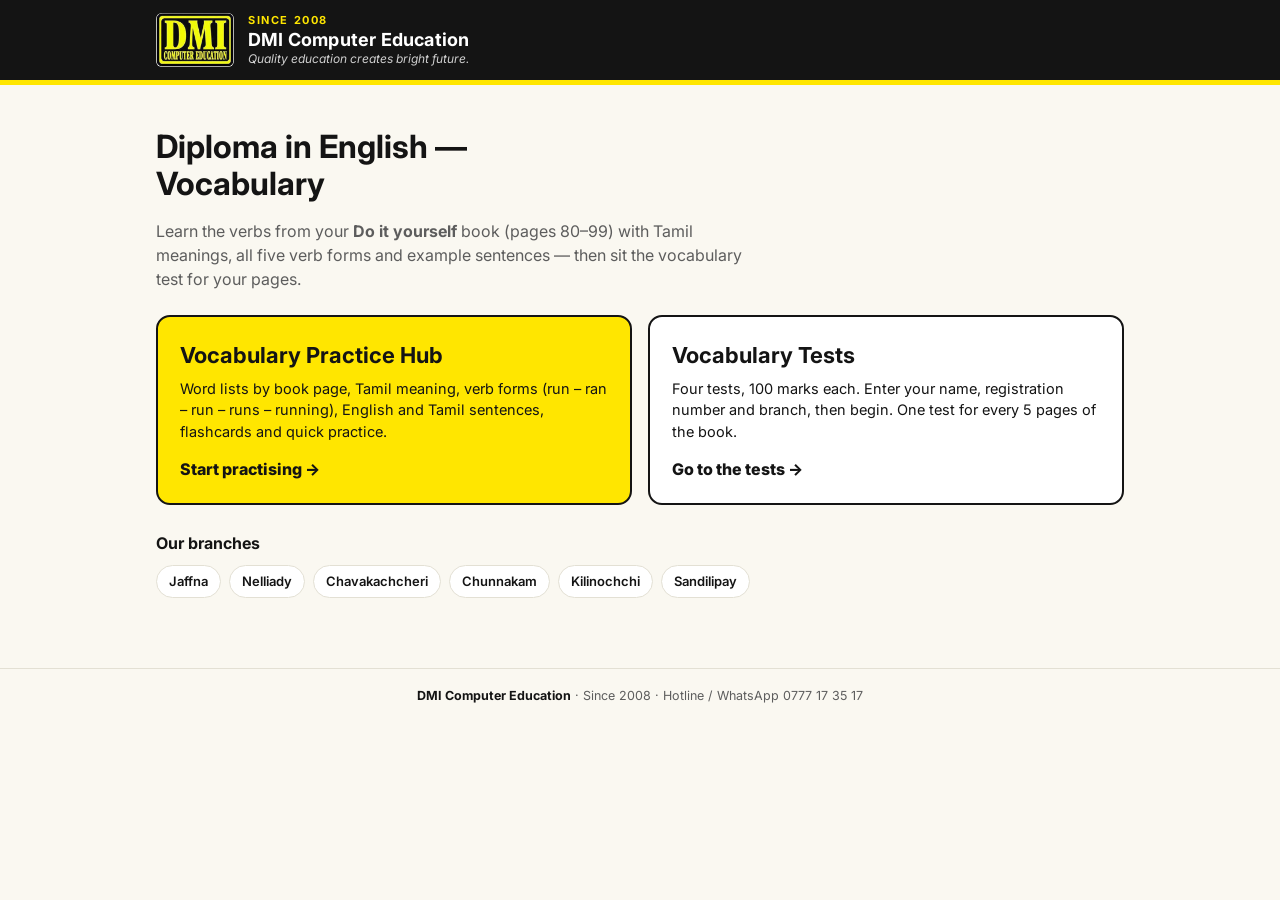
<file: index.html>
<!doctype html>
<html lang="en">
<head>
<meta charset="utf-8">
<meta name="viewport" content="width=device-width, initial-scale=1">
<title>DMI Diploma in English – Vocabulary</title>
<meta name="description" content="DMI Computer Education – Diploma in English vocabulary practice hub and vocabulary tests.">
<link rel="icon" href="assets/dmi-logo.png">
<link rel="preconnect" href="https://fonts.googleapis.com"><link rel="preconnect" href="https://fonts.gstatic.com" crossorigin>
<link href="https://fonts.googleapis.com/css2?family=Inter:wght@400;600;700;800&family=Noto+Sans+Tamil:wght@400;600;700&display=swap" rel="stylesheet">
<link rel="stylesheet" href="assets/style.css">
<style>
.hero{padding:26px 0 8px}
.hero h2{font-size:32px;line-height:1.15;max-width:18ch}
.hero p{max-width:60ch}
.big{display:block;text-decoration:none;border:2px solid var(--ink);border-radius:var(--r);background:#fff;padding:22px;position:relative;transition:transform .12s}
.big:hover{transform:translateY(-3px)}
.big.y{background:var(--y)}
.big h3{margin:0 0 6px;font-size:22px}
.big p{margin:0 0 14px;font-size:14.5px}
.big span.go{font-weight:800}
.branches{display:flex;flex-wrap:wrap;gap:8px;margin-top:10px}
.branches span{border:1px solid var(--line);background:#fff;border-radius:999px;padding:6px 12px;font-size:13px;font-weight:600}
</style>
</head>
<body>
<header class="top"><div class="in">
  <img src="assets/dmi-logo.png" alt="DMI Computer Education logo">
  <div><small>SINCE 2008</small><h1>DMI Computer Education</h1><div class="tag">Quality education creates bright future.</div></div>
</div></header>
<main class="wrap">
  <section class="hero">
    <h2>Diploma in English — Vocabulary</h2>
    <p class="muted">Learn the verbs from your <b>Do it yourself</b> book (pages 80–99) with Tamil meanings, all five verb forms and example sentences — then sit the vocabulary test for your pages.</p>
  </section>
  <div class="grid2">
    <a class="big y" href="practice/">
      <h3>Vocabulary Practice Hub</h3>
      <p>Word lists by book page, Tamil meaning, verb forms (run – ran – run – runs – running), English and Tamil sentences, flashcards and quick practice.</p>
      <span class="go">Start practising →</span>
    </a>
    <a class="big" href="test/">
      <h3>Vocabulary Tests</h3>
      <p>Four tests, 100 marks each. Enter your name, registration number and branch, then begin. One test for every 5 pages of the book.</p>
      <span class="go">Go to the tests →</span>
    </a>
  </div>
  <section style="margin-top:26px">
    <b>Our branches</b>
    <div class="branches" id="br"></div>
  </section>
</main>
<footer class="foot"><b>DMI Computer Education</b> · Since 2008 · Hotline / WhatsApp <span id="hl"></span></footer>
<script src="assets/config.js"></script>
<script>
var C=window.DMI_CONFIG;
document.getElementById('br').innerHTML=C.BRANCHES.map(function(b){return '<span>'+b+'</span>'}).join('');
document.getElementById('hl').textContent=C.HOTLINE;
</script>
</body>
</html>
</file>
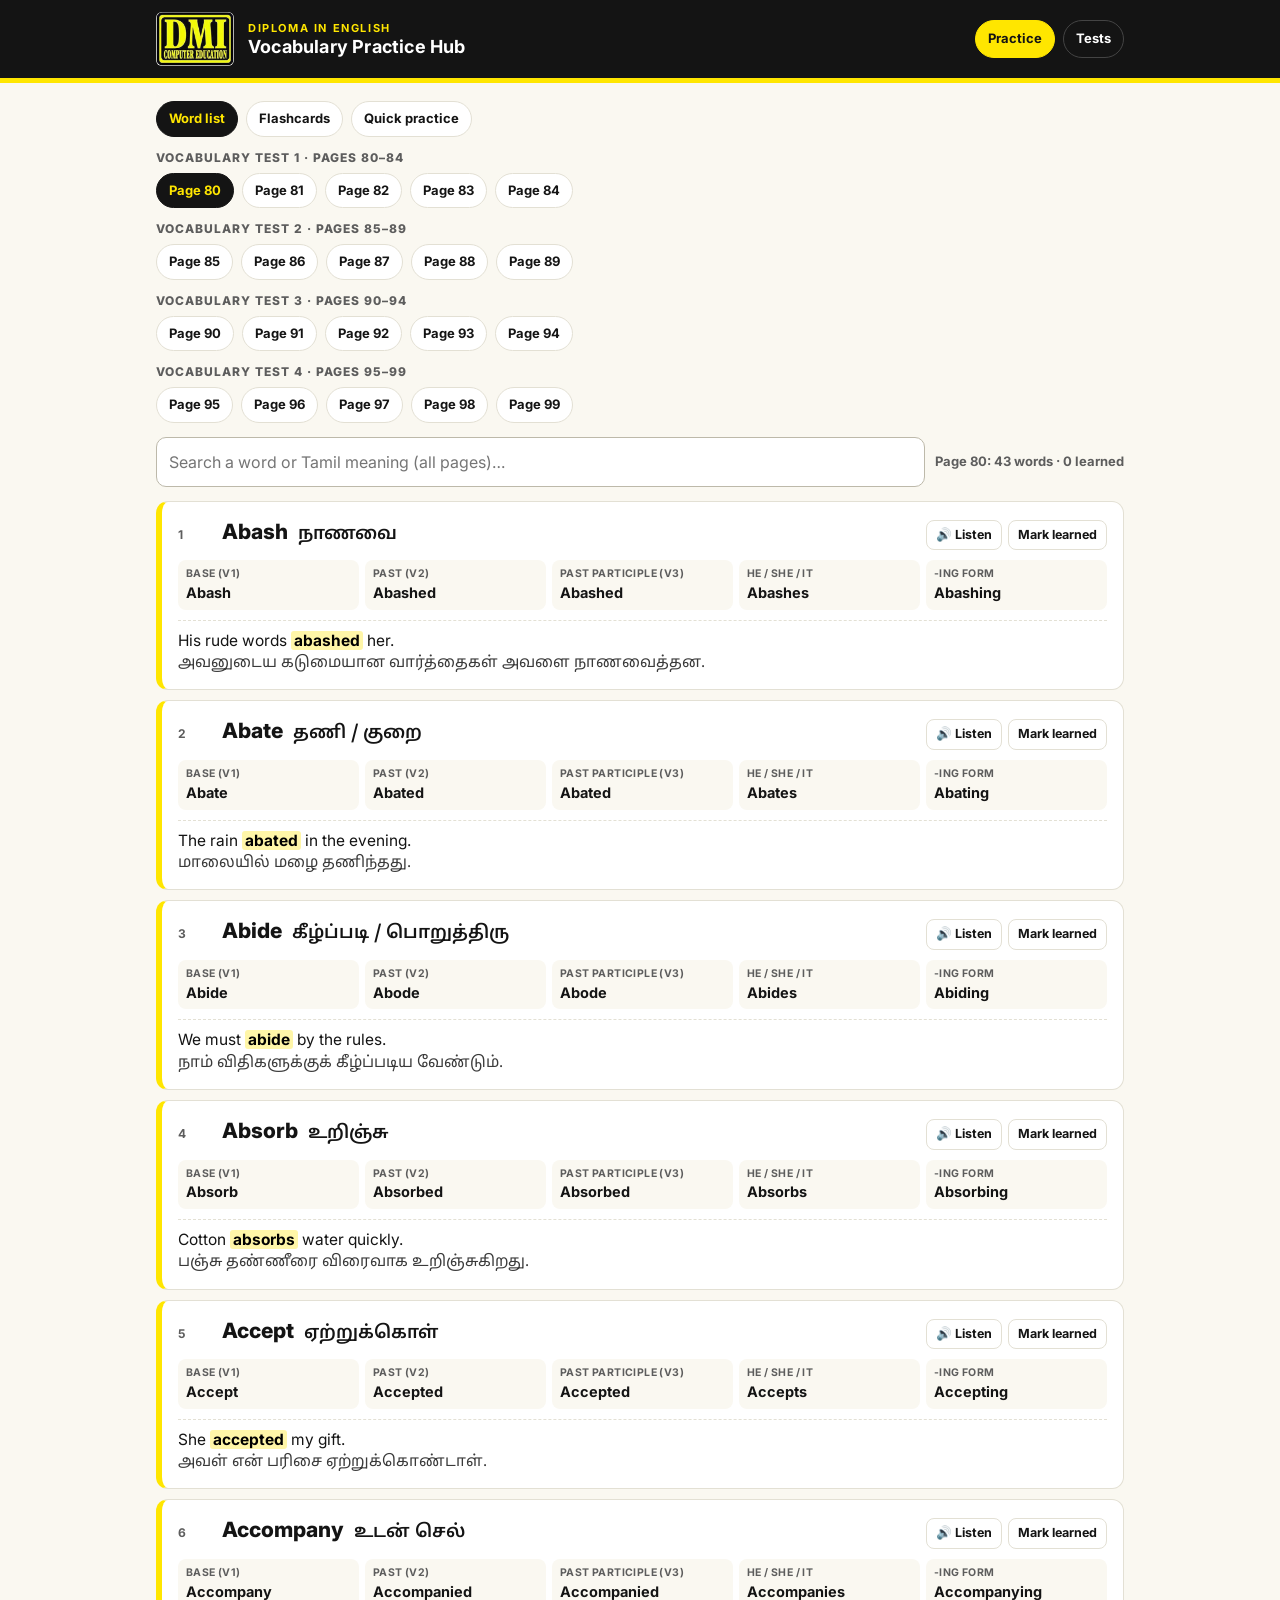
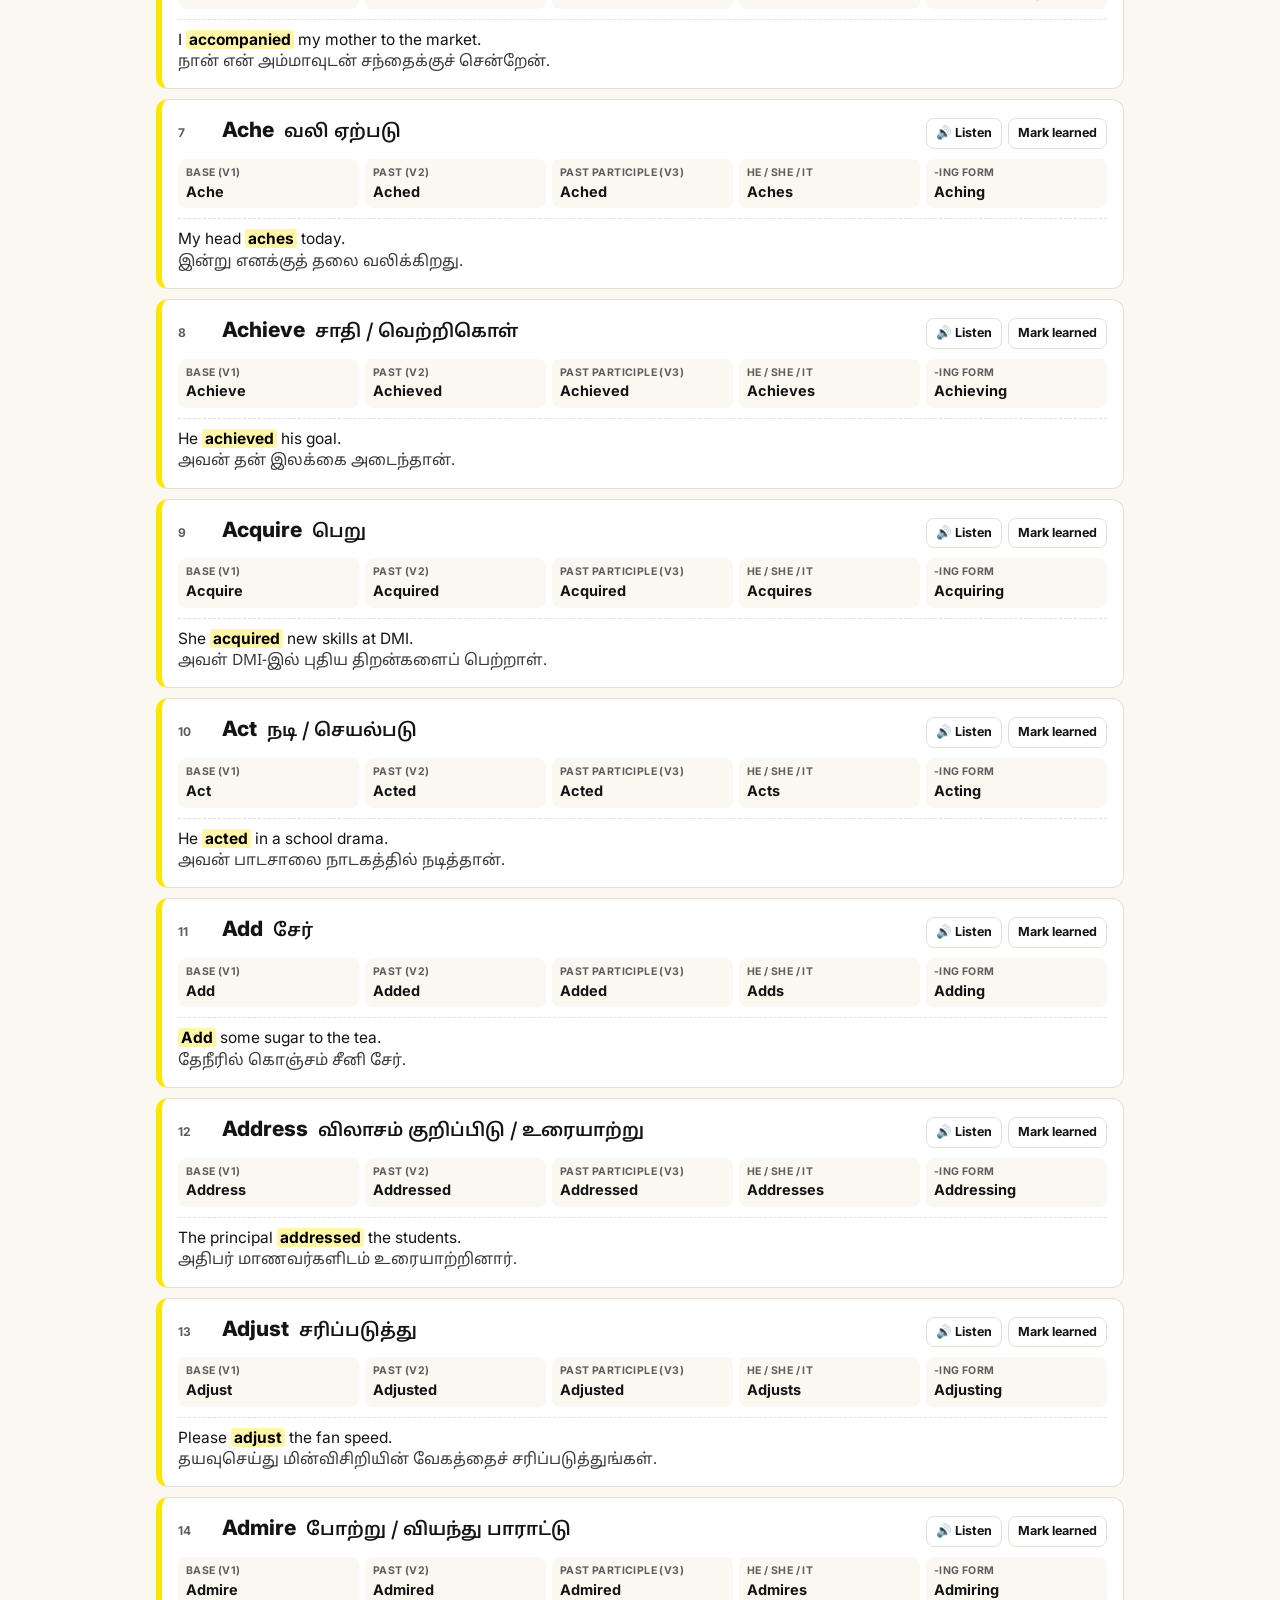
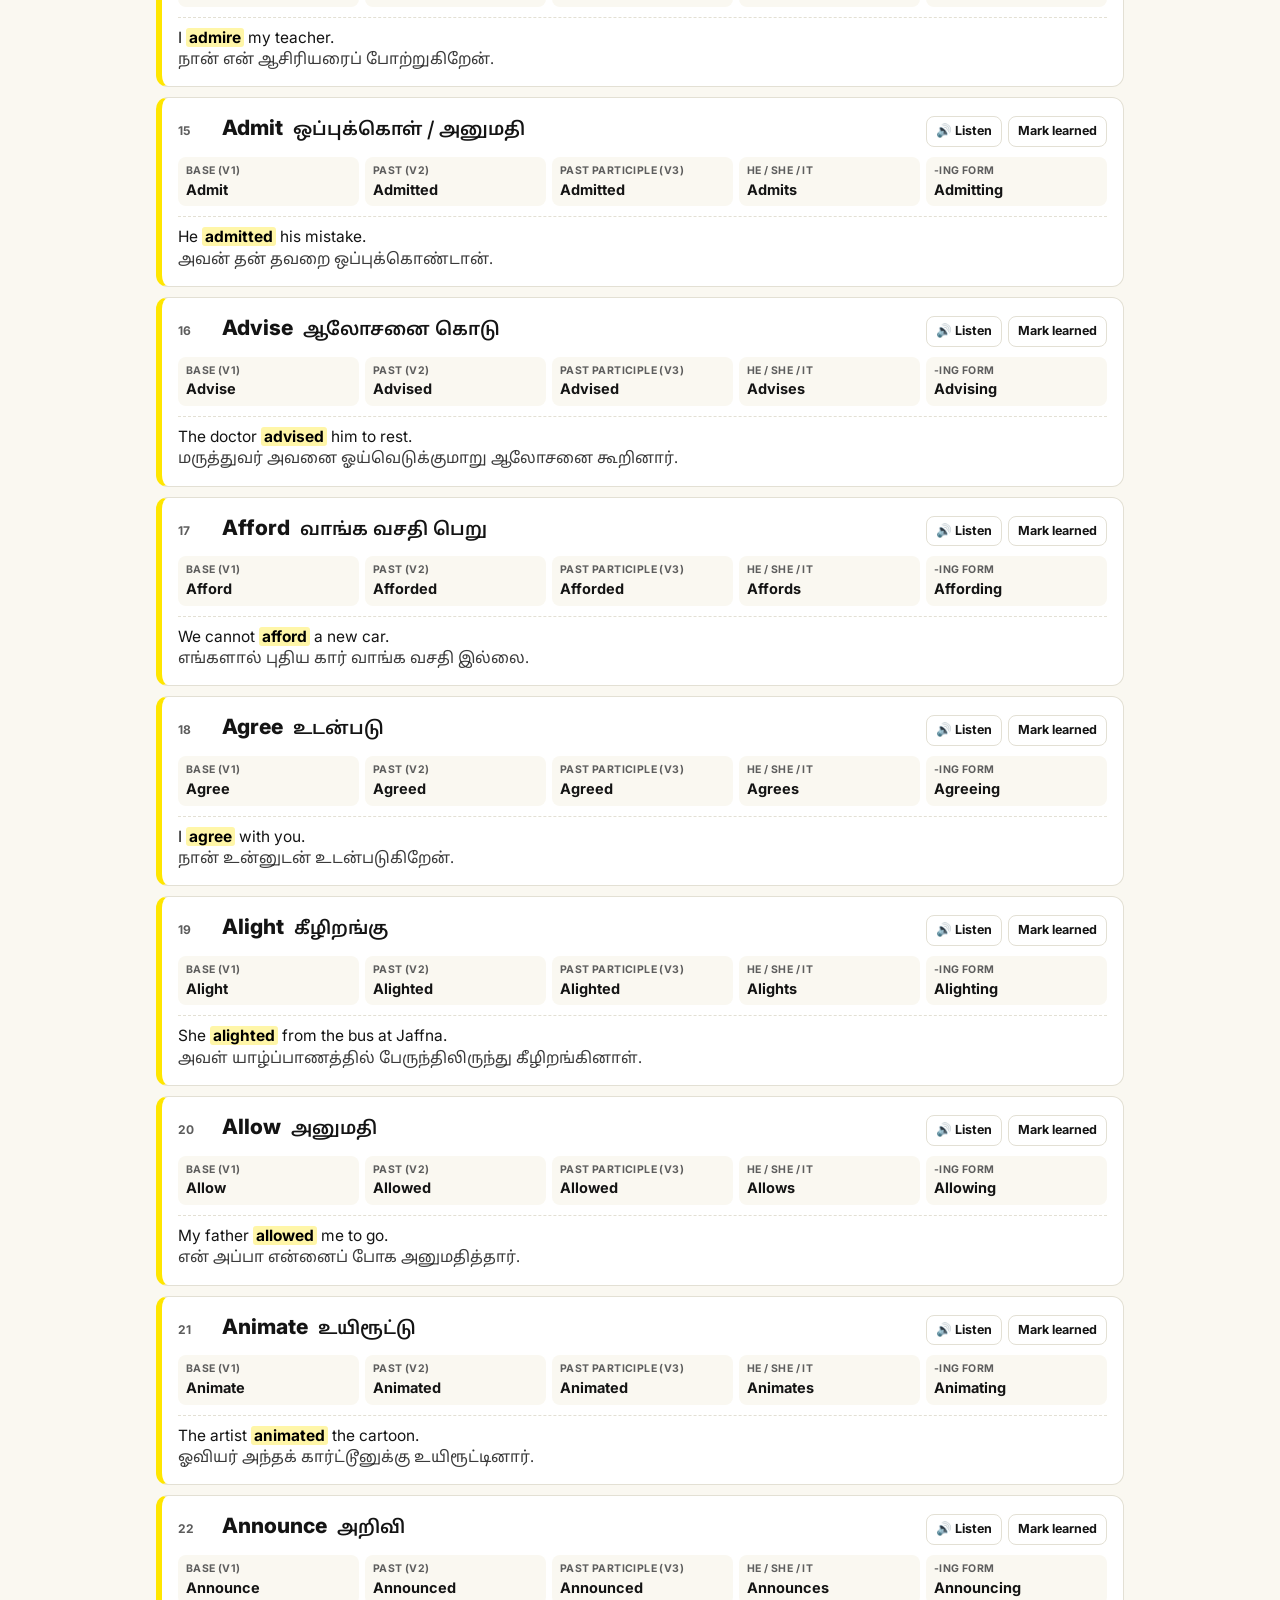
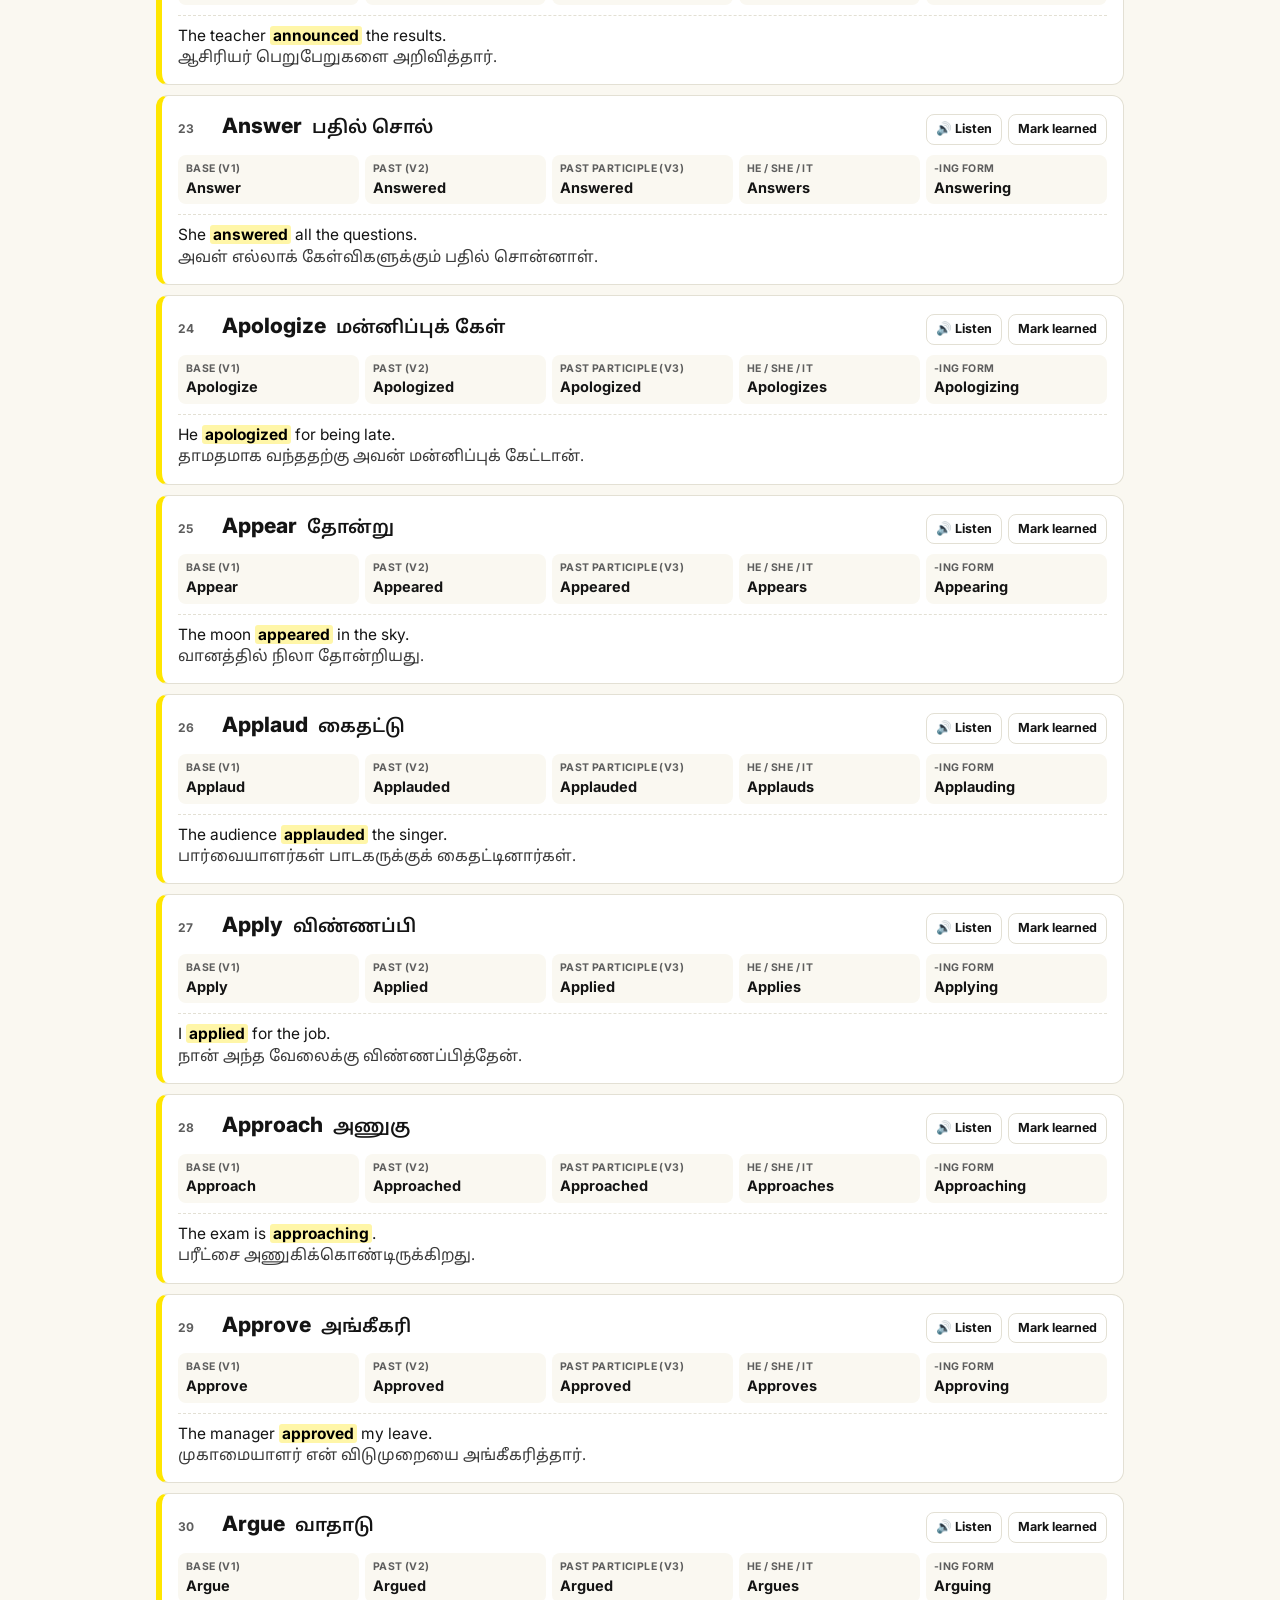
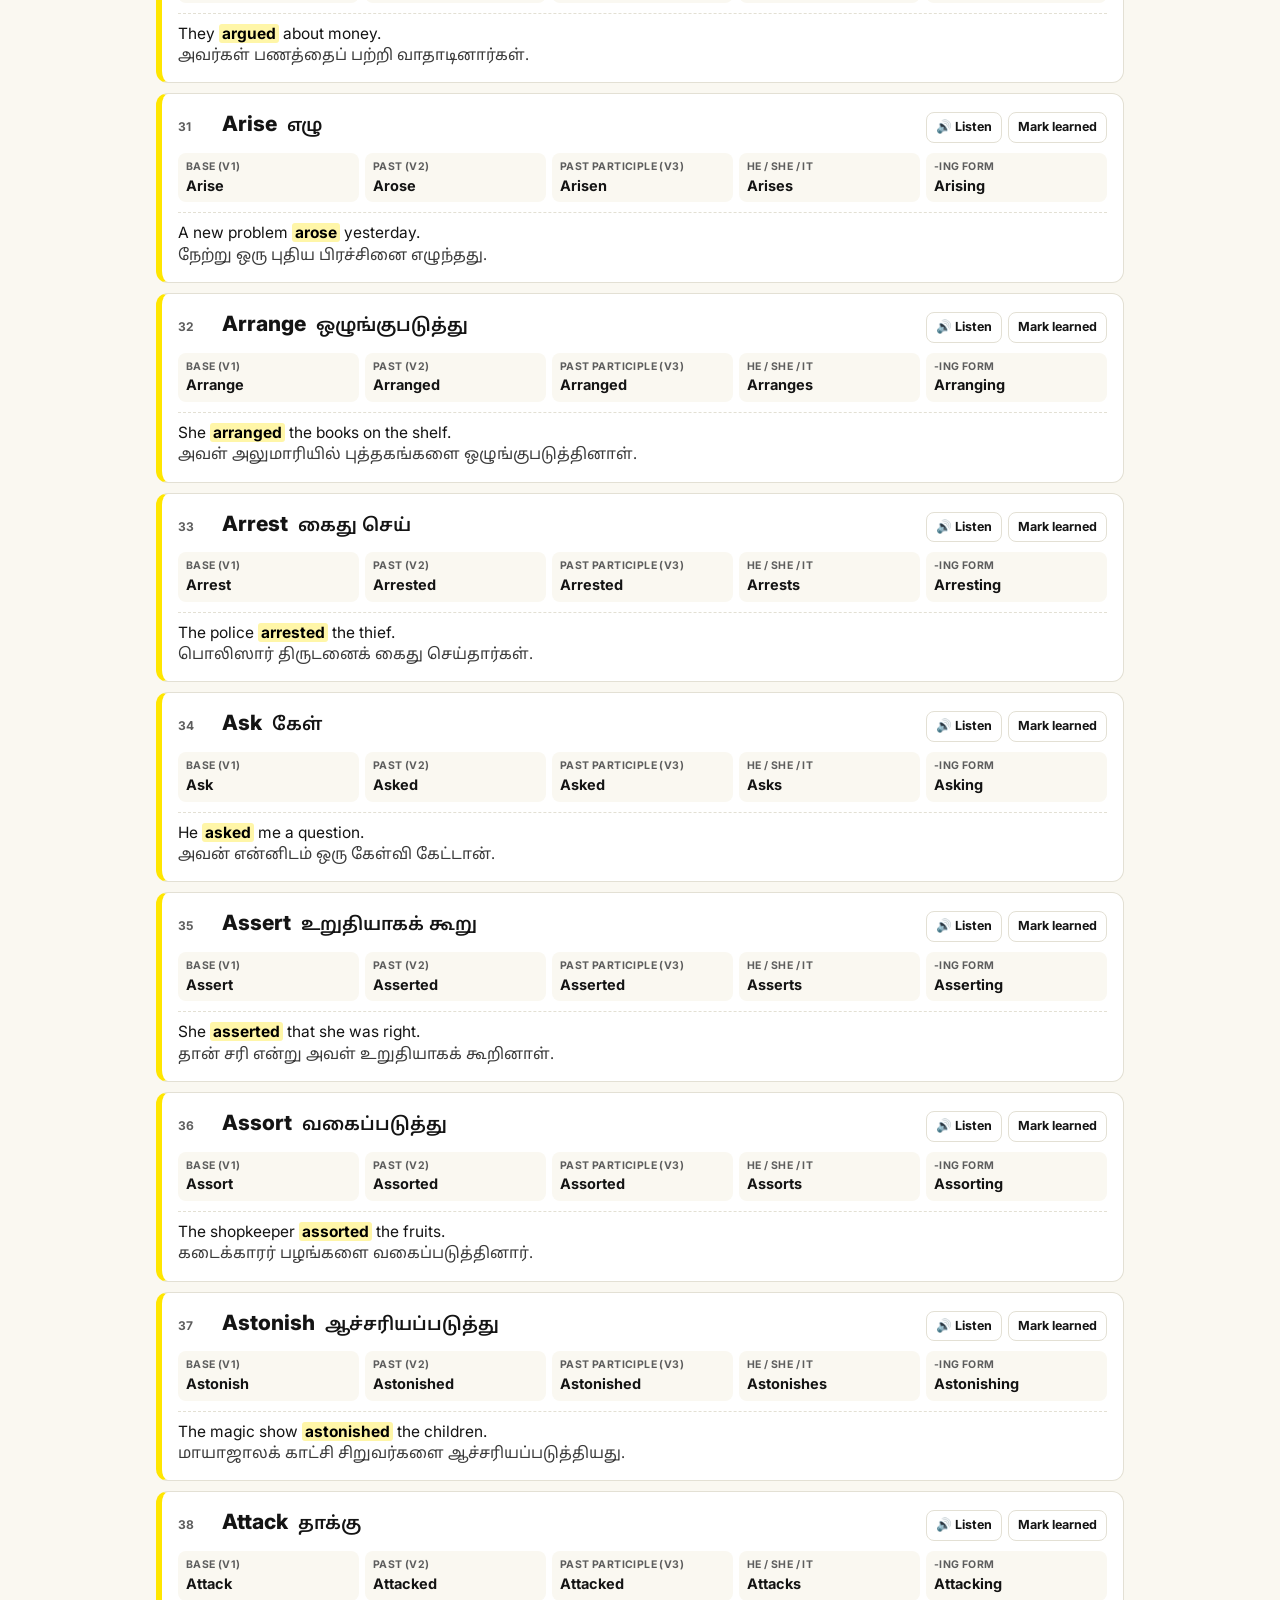
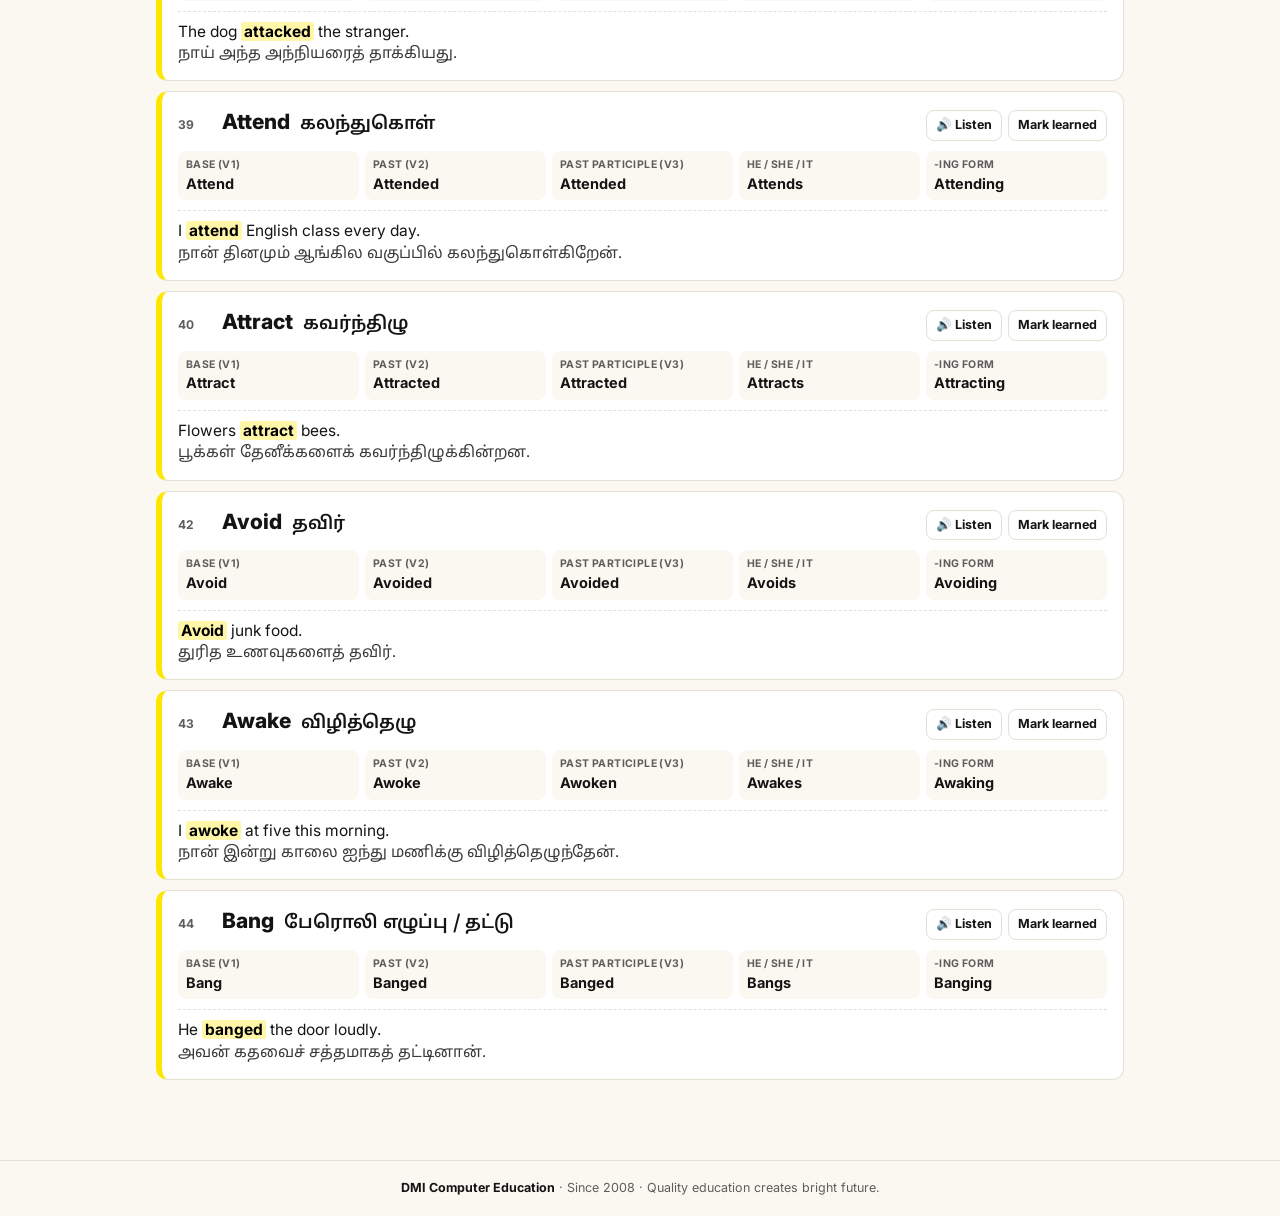
<file: practice/index.html>
<!doctype html>
<html lang="en">
<head>
<meta charset="utf-8">
<meta name="viewport" content="width=device-width, initial-scale=1">
<title>Vocabulary Practice Hub – DMI Diploma in English</title>
<link rel="icon" href="../assets/dmi-logo.png">
<link rel="preconnect" href="https://fonts.googleapis.com"><link rel="preconnect" href="https://fonts.gstatic.com" crossorigin>
<link href="https://fonts.googleapis.com/css2?family=Inter:wght@400;600;700;800&family=Noto+Sans+Tamil:wght@400;600;700&display=swap" rel="stylesheet">
<link rel="stylesheet" href="../assets/style.css">
<style>
.bar{display:flex;gap:10px;flex-wrap:wrap;align-items:center;margin:14px 0}
.bar input{flex:1;min-width:200px}
.setlab{font-size:12px;font-weight:800;letter-spacing:1px;color:var(--muted);margin:12px 0 6px;text-transform:uppercase}
.w{background:#fff;border:1px solid var(--line);border-left:6px solid var(--y);border-radius:12px;padding:14px 16px;margin-bottom:10px}
.w.done{border-left-color:var(--ok)}
.w .hd{display:flex;align-items:baseline;gap:10px;flex-wrap:wrap}
.w .num{font-size:12px;color:var(--muted);font-weight:700;min-width:34px}
.w .word{font-size:21px;font-weight:800}
.w .mean{font-size:18px;font-weight:600}
.w .acts{margin-left:auto;display:flex;gap:6px}
.ib{appearance:none;border:1.5px solid var(--line);background:#fff;border-radius:8px;padding:5px 9px;font:inherit;font-size:12.5px;font-weight:700;cursor:pointer;color:var(--ink)}
.ib.on{background:var(--okbg);border-color:var(--ok);color:var(--ok)}
.forms{display:grid;grid-template-columns:repeat(5,1fr);gap:6px;margin:10px 0}
.forms div{background:var(--bg);border-radius:8px;padding:6px 8px;font-weight:700;font-size:14.5px;overflow-wrap:anywhere}
.forms small{display:block;font-size:10.5px;font-weight:700;color:var(--muted);letter-spacing:.4px;text-transform:uppercase}
.ex{border-top:1px dashed var(--line);padding-top:8px;font-size:15.5px}
.ex mark{background:var(--y2);font-weight:700;padding:0 3px;border-radius:3px}
.ex .ta{color:#3a3a3a}
@media(max-width:560px){.forms{grid-template-columns:repeat(2,1fr)}}
.flash{min-height:300px;display:flex;flex-direction:column;align-items:center;justify-content:center;text-align:center;cursor:pointer;border:2px solid var(--ink);user-select:none}
.flash .word{font-size:40px;font-weight:800}
.flash .mean{font-size:24px;font-weight:700;margin:6px 0 10px}
.row{display:flex;gap:10px;justify-content:center;flex-wrap:wrap;margin-top:14px}
.q .opt{display:block;width:100%;text-align:left;margin:8px 0;padding:13px 14px;border:1.5px solid #bdb9aa;border-radius:10px;background:#fff;font:inherit;font-size:16px;cursor:pointer;color:var(--ink)}
.q .opt.ok{background:var(--okbg);border-color:var(--ok);font-weight:700}
.q .opt.no{background:var(--badbg);border-color:var(--bad)}
.prog{font-size:13px;font-weight:700;color:var(--muted)}
</style>
</head>
<body>
<header class="top"><div class="in">
  <a href="../"><img src="../assets/dmi-logo.png" alt="DMI Computer Education – home"></a>
  <div><small>DIPLOMA IN ENGLISH</small><h1>Vocabulary Practice Hub</h1></div>
  <nav><a class="on" href="./">Practice</a><a href="../test/">Tests</a></nav>
</div></header>
<main class="wrap">
  <div class="chips" id="modes">
    <button class="chip on" data-m="list">Word list</button>
    <button class="chip" data-m="flash">Flashcards</button>
    <button class="chip" data-m="quiz">Quick practice</button>
  </div>
  <div id="pages"></div>
  <div class="bar">
    <input type="search" id="q" placeholder="Search a word or Tamil meaning (all pages)…" aria-label="Search words">
    <span class="prog" id="prog"></span>
  </div>
  <div id="view"></div>
</main>
<footer class="foot"><b>DMI Computer Education</b> · Since 2008 · Quality education creates bright future.</footer>
<script src="../assets/config.js"></script>
<script src="../assets/words.js"></script>
<script>
(function(){
var W=window.DMI_WORDS, C=window.DMI_CONFIG, $=function(i){return document.getElementById(i)};
var state={mode:'list',page:80,q:'',fi:0,flip:false,quiz:null};
var learned={};
try{learned=JSON.parse(localStorage.getItem('dmi_vocab_learned')||'{}')}catch(e){}
function save(){try{localStorage.setItem('dmi_vocab_learned',JSON.stringify(learned))}catch(e){}}
function esc(s){return String(s).replace(/[&<>"]/g,function(c){return{'&':'&amp;','<':'&lt;','>':'&gt;','"':'&quot;'}[c]})}
function shuffle(a){a=a.slice();for(var i=a.length-1;i>0;i--){var j=Math.floor(Math.random()*(i+1)),t=a[i];a[i]=a[j];a[j]=t}return a}
function speak(t){try{var u=new SpeechSynthesisUtterance(t);u.lang='en-GB';u.rate=.9;speechSynthesis.cancel();speechSynthesis.speak(u)}catch(e){}}
function hi(o){if(!o.b)return esc(o.en);var re=new RegExp('(^|[^A-Za-z-])('+o.b.replace(/[-\/\\^$*+?.()|[\]{}]/g,'\\$&')+')(?![A-Za-z-])','i');return esc(o.en).replace(re,'$1<mark>$2</mark>')}
function cur(){var q=state.q.trim().toLowerCase();
  if(q)return W.filter(function(o){return o.w.toLowerCase().indexOf(q)===0||o.ta.indexOf(q)>-1||o.f.join(' ').toLowerCase().indexOf(q)>-1});
  return W.filter(function(o){return o.p===state.page})}
function pagesUI(){var h='';C.TESTS.forEach(function(t){h+='<div class="setlab">'+esc(t.name)+' · pages '+t.pages[0]+'–'+t.pages[t.pages.length-1]+'</div><div class="chips">';
  t.pages.forEach(function(p){h+='<button class="chip'+(p===state.page&&!state.q?' on':'')+'" data-p="'+p+'">Page '+p+'</button>'});h+='</div>'});
  $('pages').innerHTML=h}
function card(o){var d=learned[o.n];
  return '<article class="w'+(d?' done':'')+'"><div class="hd"><span class="num">'+o.n+'</span><span class="word">'+esc(o.w)+'</span><span class="mean ta">'+esc(o.ta)+'</span>'+
  '<span class="acts"><button class="ib" data-say="'+esc(o.w+'. '+o.en)+'" aria-label="Listen to '+esc(o.w)+'">🔊 Listen</button><button class="ib'+(d?' on':'')+'" data-learn="'+o.n+'">'+(d?'✓ Learned':'Mark learned')+'</button></span></div>'+
  '<div class="forms"><div><small>Base (V1)</small>'+esc(o.w)+'</div><div><small>Past (V2)</small>'+esc(o.f[0])+'</div><div><small>Past participle (V3)</small>'+esc(o.f[1])+'</div><div><small>He / She / It</small>'+esc(o.f[2])+'</div><div><small>-ing form</small>'+esc(o.f[3])+'</div></div>'+
  '<div class="ex"><div>'+hi(o)+'</div><div class="ta">'+esc(o.tas)+'</div></div></article>'}
function render(){var L=cur(),v=$('view');
  var done=L.filter(function(o){return learned[o.n]}).length;
  $('prog').textContent=(state.q?'Search: ':'Page '+state.page+': ')+L.length+' words · '+done+' learned';
  if(!L.length){v.innerHTML='<div class="card muted">No words found.</div>';return}
  if(state.mode==='list'){v.innerHTML=L.map(card).join('');return}
  if(state.mode==='flash'){if(state.fi>=L.length)state.fi=0;var o=L[state.fi];
    v.innerHTML='<div class="card flash" id="fc" tabindex="0" role="button" aria-label="Flip card">'+(state.flip?
      '<div class="word">'+esc(o.w)+'</div><div class="mean ta">'+esc(o.ta)+'</div><div><b>'+esc(o.w)+' – '+esc(o.f[0])+' – '+esc(o.f[1])+' – '+esc(o.f[2])+' – '+esc(o.f[3])+'</b></div><div style="margin-top:10px">'+hi(o)+'</div><div class="ta muted">'+esc(o.tas)+'</div>':
      '<div class="word">'+esc(o.w)+'</div><div class="muted">Tap to see the meaning</div>')+'</div>'+
      '<div class="row"><button class="btn" id="fp">← Back</button><span class="prog" style="align-self:center">'+(state.fi+1)+' / '+L.length+'</span><button class="btn pri" id="fn">Next →</button><button class="btn" id="fs">🔊</button></div>';
    $('fc').onclick=function(){state.flip=!state.flip;render()};
    $('fc').onkeydown=function(e){if(e.key==='Enter'||e.key===' '){e.preventDefault();state.flip=!state.flip;render()}};
    $('fp').onclick=function(){state.fi=(state.fi-1+L.length)%L.length;state.flip=false;render()};
    $('fn').onclick=function(){state.fi=(state.fi+1)%L.length;state.flip=false;render()};
    $('fs').onclick=function(){speak(o.w)};return}
  if(state.mode==='quiz'){if(!state.quiz)newQuiz(L);drawQuiz()}}
function newQuiz(L){var pool=L.length>=4?L:W;var qs=shuffle(L).slice(0,10).map(function(o,i){
    var kind=i%3;var wrong=[];shuffle(pool).forEach(function(x){if(wrong.length<3&&x.w!==o.w&&x.ta!==o.ta&&wrong.every(function(y){return y.w!==x.w&&y.ta!==x.ta}))wrong.push(x)});
    if(kind===0)return{t:'What is the Tamil meaning of <b>'+esc(o.w)+'</b>?',a:o.ta,opts:shuffle([o.ta].concat(wrong.map(function(x){return x.ta}))),ta:true};
    if(kind===1)return{t:'Which English word means <b class="ta">'+esc(o.ta)+'</b>?',a:o.w,opts:shuffle([o.w].concat(wrong.map(function(x){return x.w})))};
    var set=[];[o.f[0],o.f[1],o.w,o.f[2],o.f[3]].forEach(function(x){if(set.indexOf(x)<0)set.push(x)});
    return{t:'Past tense (V2) of <b>'+esc(o.w)+'</b>?',a:o.f[0],opts:shuffle(set.slice(0,4))}});
  state.quiz={qs:qs,i:0,score:0,picked:null}}
function drawQuiz(){var Q=state.quiz,v=$('view');
  if(Q.i>=Q.qs.length){v.innerHTML='<div class="card" style="text-align:center"><h2>'+Q.score+' / '+Q.qs.length+'</h2><p class="muted">Quick practice finished. This is practice only — marks are not recorded.</p><div class="row"><button class="btn pri" id="again">Practise again</button><a class="btn dark" href="../test/" style="text-decoration:none">Take the real test</a></div></div>';
    $('again').onclick=function(){state.quiz=null;render()};return}
  var q=Q.qs[Q.i];
  v.innerHTML='<div class="card q"><div class="prog">Question '+(Q.i+1)+' of '+Q.qs.length+' · Score '+Q.score+'</div><p style="font-size:19px">'+q.t+'</p>'+
    q.opts.map(function(o,k){var c='';if(Q.picked!==null){if(o===q.a)c=' ok';else if(k===Q.picked)c=' no'}
      return '<button class="opt'+(q.ta?' ta':'')+c+'" data-k="'+k+'"'+(Q.picked!==null?' disabled':'')+'>'+esc(o)+'</button>'}).join('')+
    (Q.picked!==null?'<div class="row"><button class="btn pri" id="nx">Next →</button></div>':'')+'</div>';
  Array.prototype.forEach.call(v.querySelectorAll('.opt'),function(b){b.onclick=function(){Q.picked=+b.dataset.k;if(q.opts[Q.picked]===q.a)Q.score++;drawQuiz()}});
  if($('nx')){$('nx').onclick=function(){Q.i++;Q.picked=null;drawQuiz()};$('nx').focus()}}
$('modes').onclick=function(e){var b=e.target.closest('[data-m]');if(!b)return;state.mode=b.dataset.m;state.quiz=null;state.flip=false;
  Array.prototype.forEach.call(this.children,function(c){c.classList.toggle('on',c===b)});render()};
$('pages').onclick=function(e){var b=e.target.closest('[data-p]');if(!b)return;state.page=+b.dataset.p;state.q='';$('q').value='';state.fi=0;state.quiz=null;state.flip=false;pagesUI();render();};
$('q').oninput=function(){state.q=this.value;state.fi=0;state.quiz=null;pagesUI();render()};
$('view').onclick=function(e){var s=e.target.closest('[data-say]');if(s){speak(s.dataset.say);return}
  var l=e.target.closest('[data-learn]');if(l){var n=l.dataset.learn;if(learned[n])delete learned[n];else learned[n]=1;save();render()}};
pagesUI();render();
})();
</script>
</body>
</html>
</file>
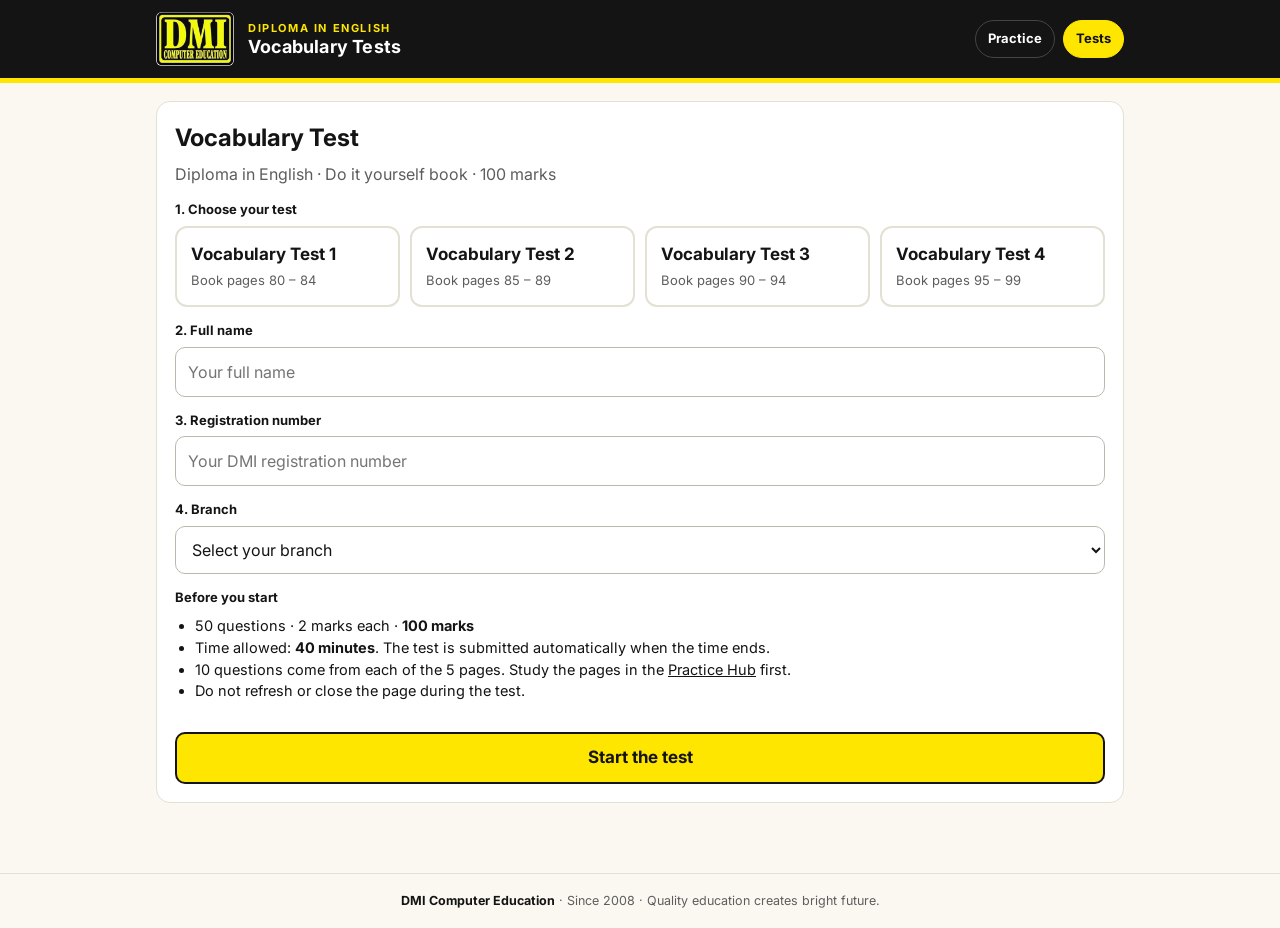
<file: test/index.html>
<!doctype html>
<html lang="en">
<head>
<meta charset="utf-8">
<meta name="viewport" content="width=device-width, initial-scale=1">
<title>Vocabulary Tests – DMI Diploma in English</title>
<link rel="icon" href="../assets/dmi-logo.png">
<link rel="preconnect" href="https://fonts.googleapis.com"><link rel="preconnect" href="https://fonts.gstatic.com" crossorigin>
<link href="https://fonts.googleapis.com/css2?family=Inter:wght@400;600;700;800&family=Noto+Sans+Tamil:wght@400;600;700&display=swap" rel="stylesheet">
<link rel="stylesheet" href="../assets/style.css">
<style>
.tests{display:grid;grid-template-columns:repeat(auto-fit,minmax(200px,1fr));gap:10px;margin-top:6px}
.tc{appearance:none;font:inherit;text-align:left;border:2px solid var(--line);background:#fff;border-radius:12px;padding:14px;cursor:pointer;color:var(--ink)}
.tc b{display:block;font-size:17px}
.tc span{font-size:13px;color:var(--muted)}
.tc.on{border-color:var(--ink);background:var(--y)}
.tc.on span{color:var(--ink)}
.rules{font-size:14.5px;padding-left:20px;margin:8px 0 0}
.err{color:var(--bad);font-weight:700;font-size:14px;margin-top:10px;min-height:20px}
.stick{position:sticky;top:0;z-index:5;background:var(--ink);color:#fff;border-bottom:4px solid var(--y)}
.stick .in{max-width:1000px;margin:0 auto;padding:10px 16px;display:flex;gap:14px;align-items:center;flex-wrap:wrap;font-weight:700;font-size:14px}
.stick .who{flex:1;min-width:160px;white-space:nowrap;overflow:hidden;text-overflow:ellipsis}
.timer{background:var(--y);color:var(--ink);border-radius:8px;padding:5px 12px;font-size:18px;font-variant-numeric:tabular-nums}
.timer.low{background:#ff5a4d;color:#fff}
.sec{margin:22px 0 10px;padding:10px 14px;background:var(--ink);color:#fff;border-radius:10px;font-weight:800}
.sec small{display:block;font-weight:600;color:var(--y);font-size:12.5px}
.qq{background:#fff;border:1px solid var(--line);border-radius:12px;padding:14px 16px;margin-bottom:10px}
.qq.miss{border-color:var(--bad);box-shadow:0 0 0 2px var(--badbg)}
.qq .t{font-size:17px;margin:0 0 4px}
.qq .clue{font-size:14.5px;color:var(--muted);margin:0 0 6px}
.qq .t b{background:var(--y2);padding:0 4px;border-radius:4px}
.ops{display:grid;grid-template-columns:1fr 1fr;gap:8px;margin-top:8px}
.ops label{margin:0;display:flex;gap:8px;align-items:center;border:1.5px solid #bdb9aa;border-radius:10px;padding:10px 12px;font-size:15.5px;font-weight:600;cursor:pointer}
.ops input{accent-color:#141414;width:18px;height:18px;flex:none}
.ops label:has(input:checked){background:var(--y);border-color:var(--ink)}
@media(max-width:560px){.ops{grid-template-columns:1fr}}
.nosel{user-select:none;-webkit-user-select:none}
.confirm{position:fixed;inset:0;background:rgba(0,0,0,.55);display:flex;align-items:center;justify-content:center;padding:16px;z-index:20}
.confirm .card{max-width:420px;width:100%}
.slip{max-width:560px;margin:0 auto;border:2px solid var(--ink)}
.slip .hd{display:flex;gap:12px;align-items:center;border-bottom:2px solid var(--ink);padding-bottom:12px;margin-bottom:12px}
.slip .hd img{height:56px}
.score{font-size:64px;font-weight:800;line-height:1;text-align:center;margin:10px 0 0}
.score small{font-size:22px;color:var(--muted)}
.grade{text-align:center;font-weight:800;margin:6px 0 14px}
.kv{display:grid;grid-template-columns:auto 1fr;gap:4px 14px;font-size:15px}
.kv span{color:var(--muted)}
table.br{width:100%;border-collapse:collapse;margin-top:14px;font-size:14.5px}
table.br td,table.br th{border:1px solid var(--line);padding:7px 9px;text-align:left}
table.br td:last-child,table.br th:last-child{text-align:right;font-variant-numeric:tabular-nums}
.status{margin-top:12px;padding:10px 12px;border-radius:10px;font-weight:700;font-size:14px;background:var(--okbg);color:var(--ok)}
.status.warn{background:#fff3cd;color:#6b4e00}
@media print{.top,.foot,.noprint{display:none!important}body{background:#fff}}
</style>
</head>
<body>
<header class="top" id="top"><div class="in">
  <a href="../"><img src="../assets/dmi-logo.png" alt="DMI Computer Education – home"></a>
  <div><small>DIPLOMA IN ENGLISH</small><h1>Vocabulary Tests</h1></div>
  <nav><a href="../practice/">Practice</a><a class="on" href="./">Tests</a></nav>
</div></header>

<div id="app"></div>

<footer class="foot" id="foot"><b>DMI Computer Education</b> · Since 2008 · Quality education creates bright future.</footer>
<script src="../assets/config.js"></script>
<script src="../assets/words.js"></script>
<script>
(function(){
var W=window.DMI_WORDS,C=window.DMI_CONFIG,app=document.getElementById('app');
var $=function(i){return document.getElementById(i)};
var S={test:null,name:'',reg:'',branch:'',qs:[],ans:{},start:0,left:0,tick:null,done:false};
function esc(s){return String(s).replace(/[&<>"]/g,function(c){return{'&':'&amp;','<':'&lt;','>':'&gt;','"':'&quot;'}[c]})}
function shuffle(a){a=a.slice();for(var i=a.length-1;i>0;i--){var j=Math.floor(Math.random()*(i+1)),t=a[i];a[i]=a[j];a[j]=t}return a}
function first(s){return s==='Was / Were'?s:s.split('/')[0].trim()}
function irregular(o){var v=first(o.f[0]).toLowerCase(),w=o.w.toLowerCase();return !/ed$/.test(v)||v===w}
function segs(t){return t.split('/').map(function(x){return x.replace(/\(.*?\)/g,'').trim()})}
function differ(a,b){if(a.w===b.w)return false;var A=segs(a.ta),B=segs(b.ta);for(var i=0;i<A.length;i++)if(B.indexOf(A[i])>-1)return false;return true}
function pick3(o,pool){var r=[];shuffle(pool).forEach(function(x){if(r.length<3&&differ(o,x)&&r.every(function(y){return differ(x,y)}))r.push(x)});return r}
function nforms(o){var u=[];[o.w,first(o.f[0]),first(o.f[1]),o.f[2],o.f[3]].forEach(function(x){if(u.indexOf(x)<0)u.push(x)});return u.length}

/* ---------- build a 50-question paper: 10 words from each of the 5 pages ---------- */
function build(test){
  var pool=W.filter(function(o){return test.pages.indexOf(o.p)>-1}),A=[],B=[],Cq=[],D=[];
  test.pages.forEach(function(p){
    var sh=shuffle(pool.filter(function(o){return o.p===p}));
    var irr=sh.filter(function(o){return irregular(o)&&nforms(o)>=4}),c=irr.slice(0,3);
    if(c.length<3)c=c.concat(sh.filter(function(o){return c.indexOf(o)<0&&nforms(o)>=4}).slice(0,3-c.length));
    var rest=sh.filter(function(o){return c.indexOf(o)<0});
    rest.slice(0,3).forEach(function(o){A.push({sec:'A',w:o.w,t:'What is the Tamil meaning of <b>'+esc(o.w)+'</b>?',a:o.ta,ta:true,
      opts:shuffle([o.ta].concat(pick3(o,pool).map(function(x){return x.ta})))})});
    rest.slice(3,5).forEach(function(o){B.push({sec:'B',w:o.w,t:'Which English word means <b class="ta">'+esc(o.ta)+'</b>?',a:o.w,
      opts:shuffle([o.w].concat(pick3(o,pool).map(function(x){return x.w})))})});
    c.forEach(function(o){
      var v2=first(o.f[0]),v3=first(o.f[1]),irrg=irregular(o),k,label,a;
      if(irrg){k=(v2!==v3&&Math.random()<.5)?1:0}else{k=Math.random()<.5?0:3}
      a=k===3?o.f[3]:(k===1?v3:v2);
      label=k===0?'the past tense (V2)':k===1?'the past participle (V3)':'the -ing form';
      var cand=[v2,v3,o.f[3],o.f[2],o.w],opts=[a];
      cand.forEach(function(x){if(opts.length<4&&opts.indexOf(x)<0)opts.push(x)});
      Cq.push({sec:'C',w:o.w,t:'Choose '+label+' of <b>'+esc(o.w)+'</b>.',a:a,opts:shuffle(opts)})});
    rest.slice(5,7).forEach(function(o){
      var all=[o.w,first(o.f[0]),first(o.f[1]),o.f[2],o.f[3]],bl=o.b.toLowerCase(),idx=0;
      for(var fi=3;fi>=0;fi--)o.f[fi].split('/').forEach(function(x){if(x.trim().toLowerCase()===bl)idx=fi+1});
      if(o.w.toLowerCase()===bl)idx=0;
      var re=new RegExp('(^|[^A-Za-z-])'+o.b.replace(/[-\/\\^$*+?.()|[\]{}]/g,'\\$&')+'(?![A-Za-z-])','i');
      var m=o.en.match(re),shown=m?m[0].slice(m[1].length):o.b,cap=shown.charAt(0)===shown.charAt(0).toUpperCase()&&o.en.indexOf(shown)===0;
      function cs(x){x=x.toLowerCase();return cap?x.charAt(0).toUpperCase()+x.slice(1):x}
      var correct=cs(shown);
      var ds=pick3(o,pool).map(function(x){var f=[x.w,first(x.f[0]),first(x.f[1]),x.f[2],x.f[3]][idx];return cs(f.split(' / ')[0])});
      D.push({sec:'D',w:o.w,t:esc(o.en).replace(esc(shown),'<b>&nbsp;________&nbsp;</b>'),clue:o.tas,a:correct,opts:shuffle([correct].concat(ds))})});
  });
  return shuffle(A).concat(shuffle(B),shuffle(Cq),shuffle(D));
}
var SECS={A:['Section A — Tamil meaning','Choose the correct Tamil meaning of the English word.'],
          B:['Section B — English word','Choose the English word for the Tamil meaning.'],
          C:['Section C — Verb forms','Choose the correct form of the verb.'],
          D:['Section D — Complete the sentence','Choose the word that completes the sentence. The Tamil sentence is given to help you.']};

/* ---------- screen 1: student details ---------- */
function home(){
  document.body.classList.remove('nosel');$('top').style.display='';$('foot').style.display='';
  app.innerHTML='<main class="wrap"><div class="card"><h2>Vocabulary Test</h2><p class="muted" style="margin:0">Diploma in English · Do it yourself book · 100 marks</p>'+
  '<label>1. Choose your test</label><div class="tests" id="tests">'+C.TESTS.map(function(t){
    return '<button type="button" class="tc" data-id="'+t.id+'" aria-pressed="false"><b>'+esc(t.name)+'</b><span>Book pages '+t.pages[0]+' – '+t.pages[t.pages.length-1]+'</span></button>'}).join('')+'</div>'+
  '<label for="nm">2. Full name</label><input type="text" id="nm" autocomplete="name" maxlength="80" placeholder="Your full name">'+
  '<label for="rg">3. Registration number</label><input type="text" id="rg" autocomplete="off" maxlength="30" placeholder="Your DMI registration number">'+
  '<label for="br">4. Branch</label><select id="br"><option value="">Select your branch</option>'+C.BRANCHES.map(function(b){return '<option>'+esc(b)+'</option>'}).join('')+'</select>'+
  '<label>Before you start</label><ul class="rules"><li>50 questions · 2 marks each · <b>100 marks</b></li><li>Time allowed: <b>'+C.TEST_MINUTES+' minutes</b>. The test is submitted automatically when the time ends.</li><li>10 questions come from each of the 5 pages. Study the pages in the <a href="../practice/">Practice Hub</a> first.</li><li>Do not refresh or close the page during the test.</li></ul>'+
  '<div class="err" id="err" role="alert"></div><button class="btn pri" id="go" style="width:100%;font-size:17px">Start the test</button></div></main>';
  $('tests').onclick=function(e){var b=e.target.closest('.tc');if(!b)return;S.test=C.TESTS.filter(function(t){return t.id==b.dataset.id})[0];
    Array.prototype.forEach.call(this.children,function(c){c.classList.toggle('on',c===b);c.setAttribute('aria-pressed',c===b)})};
  $('go').onclick=function(){
    S.name=$('nm').value.trim().replace(/\s+/g,' ');S.reg=$('rg').value.trim();S.branch=$('br').value;
    var e=!S.test?'Please choose a test.':S.name.length<3?'Please enter your full name.':!S.reg?'Please enter your registration number.':!S.branch?'Please select your branch.':'';
    $('err').textContent=e;if(e)return;start()};
}

/* ---------- screen 2: the paper ---------- */
function fmt(s){var m=Math.floor(s/60),x=s%60;return (m<10?'0':'')+m+':'+(x<10?'0':'')+x}
function start(){
  S.qs=build(S.test);S.ans={};S.done=false;S.start=Date.now();S.left=C.TEST_MINUTES*60;
  $('top').style.display='none';$('foot').style.display='none';document.body.classList.add('nosel');
  var h='<div class="stick"><div class="in"><span class="who">'+esc(S.test.name)+' · '+esc(S.name)+' ('+esc(S.reg)+')</span><span id="cnt">0 / '+S.qs.length+' answered</span><span class="timer" id="tm" aria-label="Time left">'+fmt(S.left)+'</span></div></div><main class="wrap">',last='';
  S.qs.forEach(function(q,i){
    if(q.sec!==last){last=q.sec;h+='<div class="sec">'+SECS[q.sec][0]+'<small>'+SECS[q.sec][1]+' (2 marks each)</small></div>'}
    h+='<fieldset class="qq" id="q'+i+'" style="margin-left:0;margin-right:0"><legend class="t" style="float:left;width:100%;padding:0">'+(i+1)+'. '+q.t+'</legend>'+(q.clue?'<p class="clue ta" style="clear:both">'+esc(q.clue)+'</p>':'')+
      '<div class="ops" style="clear:both">'+q.opts.map(function(o,k){return '<label'+(q.ta?' class="ta"':'')+'><input type="radio" name="q'+i+'" value="'+k+'"><span>'+esc(o)+'</span></label>'}).join('')+'</div></fieldset>'});
  h+='<div class="err" id="err2" role="alert"></div><button class="btn pri" id="sub" style="width:100%;font-size:17px;margin-top:8px">Submit the test</button></main><div id="cf"></div>';
  app.innerHTML=h;window.scrollTo(0,0);
  app.onchange=function(e){var r=e.target;if(r.type!=='radio')return;var i=+r.name.slice(1);S.ans[i]=+r.value;$('q'+i).classList.remove('miss');
    $('cnt').textContent=Object.keys(S.ans).length+' / '+S.qs.length+' answered'};
  $('sub').onclick=askSubmit;
  S.tick=setInterval(function(){S.left=Math.max(0,C.TEST_MINUTES*60-Math.floor((Date.now()-S.start)/1000));var t=$('tm');if(!t)return;
    t.textContent=fmt(S.left);t.classList.toggle('low',S.left<=300);if(S.left<=0)finish(true)},500);
}
function askSubmit(){
  var miss=[];S.qs.forEach(function(q,i){var m=S.ans[i]===undefined;$('q'+i).classList.toggle('miss',m);if(m)miss.push(i)});
  $('cf').innerHTML='<div class="confirm" role="dialog" aria-modal="true" aria-labelledby="cft"><div class="card"><h2 id="cft" style="font-size:20px">Submit your test?</h2><p>'+
    (miss.length?'You have <b>'+miss.length+' unanswered</b> question'+(miss.length>1?'s':'')+' (marked in red). Unanswered questions get 0 marks.':'You have answered all the questions.')+
    ' You cannot change your answers after submitting.</p><div style="display:flex;gap:10px;flex-wrap:wrap"><button class="btn" id="cfb">'+(miss.length?'Go back and answer':'Go back')+'</button><button class="btn pri" id="cfy">Yes, submit</button></div></div></div>';
  $('cfb').onclick=function(){$('cf').innerHTML='';if(miss.length)$('q'+miss[0]).scrollIntoView({block:'center'})};
  $('cfy').onclick=function(){finish(false)};$('cfb').focus();
}

/* ---------- screen 3: result ---------- */
function finish(auto){
  if(S.done)return;S.done=true;clearInterval(S.tick);
  var sec={A:[0,0],B:[0,0],C:[0,0],D:[0,0]},wrong=[];
  S.qs.forEach(function(q,i){sec[q.sec][1]+=2;if(S.ans[i]!==undefined&&q.opts[S.ans[i]]===q.a)sec[q.sec][0]+=2;else wrong.push(q.sec+':'+q.w)});
  var total=sec.A[0]+sec.B[0]+sec.C[0]+sec.D[0],used=Math.min(C.TEST_MINUTES*60,Math.floor((Date.now()-S.start)/1000));
  var grade=total>=75?'Distinction':total>=65?'Merit':total>=50?'Pass':'Not yet passed — practise and try again';
  var now=new Date(),rec={test:S.test.name,pages:S.test.pages[0]+'-'+S.test.pages[S.test.pages.length-1],name:S.name,reg:S.reg,branch:S.branch,marks:total,
    a:sec.A[0],b:sec.B[0],c:sec.C[0],d:sec.D[0],answered:Object.keys(S.ans).length,minutes:Math.round(used/6)/10,auto:auto?'Yes':'No',grade:grade,wrong:wrong.join(', '),when:now.toISOString()};
  try{var L=JSON.parse(localStorage.getItem('dmi_vocab_results')||'[]');L.push(rec);localStorage.setItem('dmi_vocab_results',JSON.stringify(L.slice(-50)))}catch(e){}
  document.body.classList.remove('nosel');$('top').style.display='';$('foot').style.display='';
  app.innerHTML='<main class="wrap"><div class="card slip"><div class="hd"><img src="../assets/dmi-logo.png" alt="DMI Computer Education"><div><b>DMI Computer Education</b><br><span class="muted">Diploma in English · '+esc(S.test.name)+' (pages '+rec.pages+')</span></div></div>'+
    '<div class="kv"><span>Name</span><b>'+esc(S.name)+'</b><span>Reg. No.</span><b>'+esc(S.reg)+'</b><span>Branch</span><b>'+esc(S.branch)+'</b><span>Date</span><b>'+now.toLocaleDateString('en-GB')+' '+now.toLocaleTimeString('en-GB',{hour:'2-digit',minute:'2-digit'})+'</b></div>'+
    '<div class="score">'+total+'<small> / 100</small></div><div class="grade">'+grade+'</div>'+
    '<table class="br"><tr><th>Section</th><th>Marks</th></tr>'+['A','B','C','D'].map(function(k){return '<tr><td>'+SECS[k][0].replace('Section '+k+' — ','')+'</td><td>'+sec[k][0]+' / '+sec[k][1]+'</td></tr>'}).join('')+'</table>'+
    (auto?'<p class="muted" style="font-size:13.5px">Time ended — the test was submitted automatically.</p>':'')+
    '<div class="status warn" id="st">Saving your marks…</div>'+
    '<div class="noprint" style="display:flex;gap:10px;flex-wrap:wrap;margin-top:14px"><button class="btn" id="pr">Print result</button><a class="btn pri" href="../practice/" style="text-decoration:none">Back to practice</a><button class="btn dark" id="nw">Finish</button></div></div></main>';
  window.scrollTo(0,0);
  $('pr').onclick=function(){window.print()};$('nw').onclick=function(){S.test=null;home()};
  var st=$('st');
  if(!C.RESULTS_URL){st.textContent='Please show this result to your teacher before closing the page.';return}
  fetch(C.RESULTS_URL,{method:'POST',mode:'no-cors',headers:{'Content-Type':'text/plain;charset=utf-8'},body:JSON.stringify(rec)})
    .then(function(){st.className='status';st.textContent='✓ Your marks have been sent to DMI.'})
    .catch(function(){st.textContent='Your marks could not be sent (no internet). Please show this result to your teacher.'});
}
document.addEventListener('contextmenu',function(e){if(document.body.classList.contains('nosel'))e.preventDefault()});
document.addEventListener('copy',function(e){if(document.body.classList.contains('nosel'))e.preventDefault()});
home();
})();
</script>
</body>
</html>
</file>
<file: assets/style.css>
:root{--ink:#141414;--muted:#5d5d5d;--line:#e3e0d4;--bg:#faf8f1;--card:#fff;--y:#ffe600;--y2:#fff6a8;--ok:#12784a;--okbg:#e4f5ec;--bad:#b3261e;--badbg:#fdeceb;--r:14px}
*{box-sizing:border-box}
html,body{margin:0}
body{background:var(--bg);color:var(--ink);font-family:Inter,"Noto Sans Tamil",system-ui,sans-serif;line-height:1.5;-webkit-font-smoothing:antialiased}
.ta{font-family:"Noto Sans Tamil",Inter,sans-serif}
a{color:inherit}
.top{background:var(--ink);color:#fff;border-bottom:5px solid var(--y)}
.top .in{max-width:1000px;margin:0 auto;padding:12px 16px;display:flex;align-items:center;gap:14px;flex-wrap:wrap}
.top img{height:54px;border-radius:6px;display:block}
.top h1{font-size:18px;margin:0;line-height:1.2;letter-spacing:.2px}
.top small{display:block;color:var(--y);font-weight:700;font-size:11px;letter-spacing:1.6px}
.top .tag{color:#cfcfcf;font-size:12px;font-style:italic}
.top nav{margin-left:auto;display:flex;gap:8px;flex-wrap:wrap}
.top nav a{text-decoration:none;font-weight:700;font-size:13px;padding:8px 12px;border-radius:999px;border:1px solid #444;color:#fff}
.top nav a.on,.top nav a:hover{background:var(--y);color:var(--ink);border-color:var(--y)}
.wrap{max-width:1000px;margin:0 auto;padding:18px 16px 40px}
.card{background:var(--card);border:1px solid var(--line);border-radius:var(--r);padding:18px}
.btn{appearance:none;font:inherit;font-weight:700;cursor:pointer;border-radius:10px;padding:11px 16px;border:2px solid var(--ink);background:#fff;color:var(--ink)}
.btn.pri{background:var(--y)}
.btn.dark{background:var(--ink);color:#fff}
.btn:disabled{opacity:.45;cursor:not-allowed}
.btn:focus-visible,input:focus-visible,select:focus-visible{outline:3px solid #1b6fe0;outline-offset:2px}
h2{margin:0 0 6px;font-size:24px}
.muted{color:var(--muted)}
.chips{display:flex;flex-wrap:wrap;gap:8px}
.chip{appearance:none;font:inherit;font-size:13px;font-weight:700;border:1.5px solid var(--line);background:#fff;border-radius:999px;padding:7px 12px;cursor:pointer;color:var(--ink)}
.chip.on{background:var(--ink);color:var(--y);border-color:var(--ink)}
label{display:block;font-size:13px;font-weight:700;margin:14px 0 6px}
input[type=text],input[type=search],select{width:100%;font:inherit;font-size:16px;padding:12px;border:1.5px solid #bdb9aa;border-radius:10px;background:#fff;color:var(--ink)}
.foot{border-top:1px solid var(--line);margin-top:30px;padding:18px 16px;text-align:center;font-size:12.5px;color:var(--muted)}
.foot b{color:var(--ink)}
.grid2{display:grid;grid-template-columns:repeat(auto-fit,minmax(260px,1fr));gap:16px}
@media(max-width:560px){.top nav{margin-left:0;width:100%}.top img{height:44px}}
</file>
